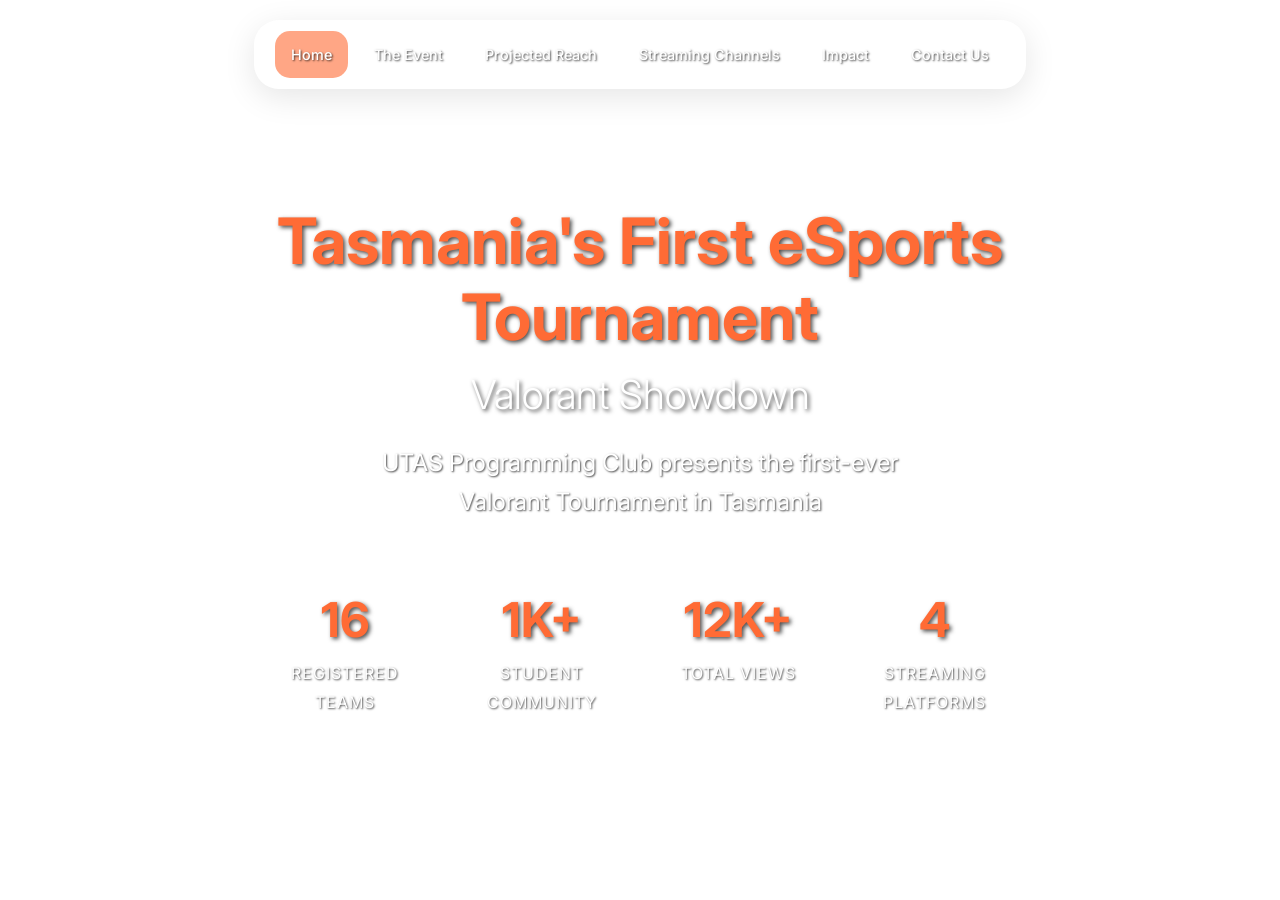
<file: index.html>
<!DOCTYPE html>
<html lang="en">
<head>
    <meta charset="UTF-8">
    <meta name="viewport" content="width=device-width, initial-scale=1.0">
    <title>UTAS Programming Club - Valorant Tournament 2024</title>
    
    <!-- Font Awesome -->
    <link rel="stylesheet" href="https://cdnjs.cloudflare.com/ajax/libs/font-awesome/6.0.0/css/all.min.css">
    <!-- Google Fonts -->
    <link href="https://fonts.googleapis.com/css2?family=Inter:wght@300;400;500;600;700&display=swap" rel="stylesheet">
    <!-- Custom CSS -->
    <link rel="stylesheet" href="styles.css">
</head>
<body>

    <!-- Navigation -->
    <nav class="nav">
        <a href="index.html" class="active">Home</a>
        <a href="the-event.html">The Event</a>
        <a href="projected-reach.html">Projected Reach</a>
        <a href="streaming-channels.html">Streaming Channels</a>
        <a href="impact.html">Impact</a>
        <a href="contact-us.html">Contact Us</a>
    </nav>

    <!-- Slide 1: Title Slide -->
    <section class="slide active" data-slide="1">

        <div class="video-background">
            <iframe 
                src="https://www.youtube.com/embed/8OgcHAv6Jvk?autoplay=1&mute=1&loop=1&playlist=8OgcHAv6Jvk"
                frameborder="0"
                allow="autoplay; encrypted-media"
                allowfullscreen
                style="width:100vw; height:100vh; position:absolute; top:0; left:0; z-index:-1;">
            </iframe>
        </div>
        

        <div class="hero">
            <div class="hero-background"></div>
            <div class="hero-overlay"></div>
            
            <div class="hero-content">
                <h1 class="hero-title">
                    <span class="highlight">Tasmania's First eSports Tournament</span>
                    <span class="subtitle">Valorant Showdown</span>
                </h1>
                <p class="hero-description">
                    UTAS Programming Club presents the first-ever Valorant Tournament in Tasmania
                </p>
                
                
                <div class="hero-stats">
                    <div class="stat-item">
                        <span class="stat-number">16</span>
                        <span class="stat-label">Registered Teams</span>
                    </div>
                    <div class="stat-item">
                        <span class="stat-number">1K+</span>
                        <span class="stat-label">Student Community</span>
                    </div>
                    <div class="stat-item">
                        <span class="stat-number">12K+</span>
                        <span class="stat-label">Total Views</span>
                    </div>
                    <div class="stat-item">
                        <span class="stat-number">4</span>
                        <span class="stat-label">Streaming Platforms</span>
                    </div>
                </div>
                
            </div>
        </div>
    </section>

</body>
</html>
</file>
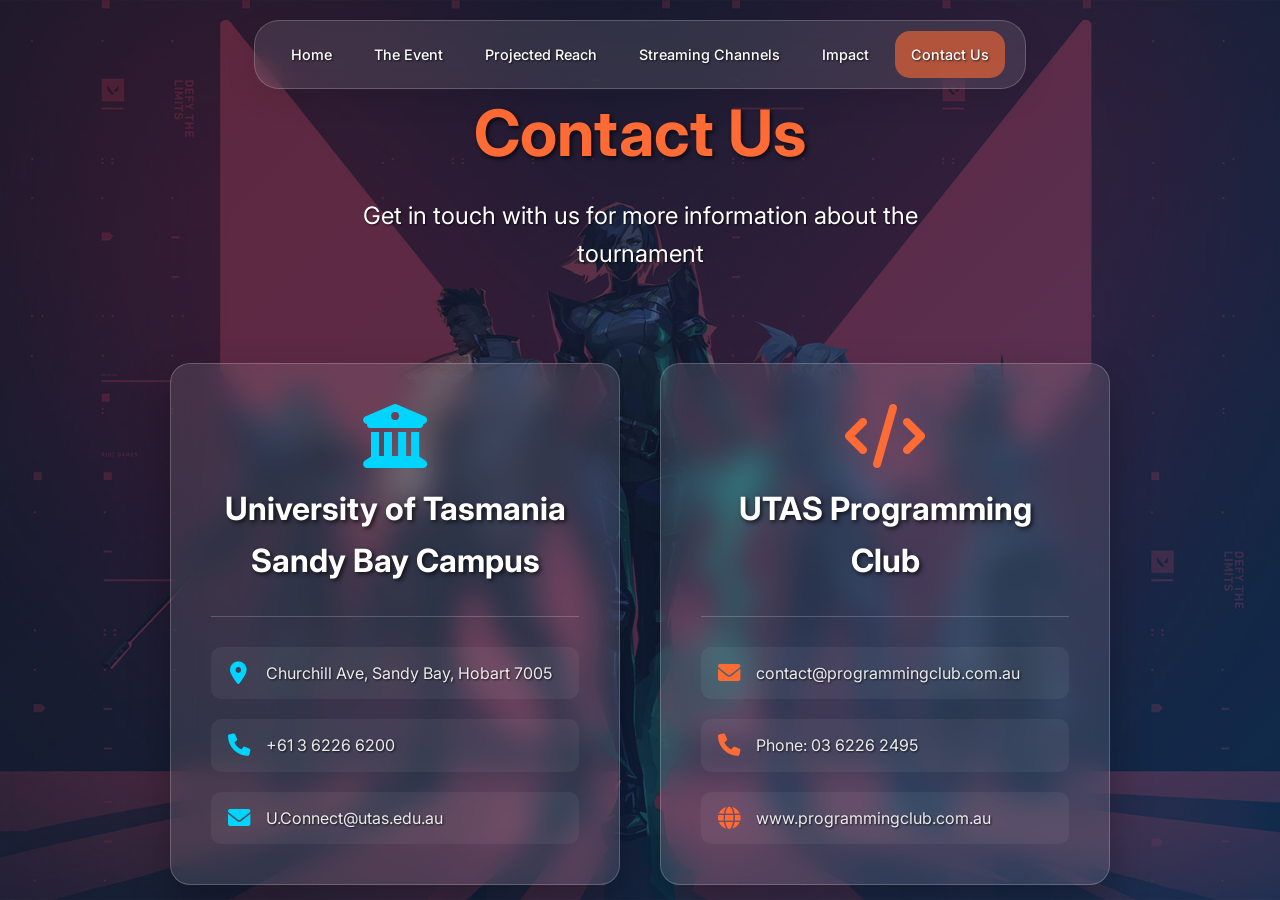
<file: contact-us.html>
<!DOCTYPE html>
<html lang="en">
<head>
    <meta charset="UTF-8">
    <meta name="viewport" content="width=device-width, initial-scale=1.0">
    <title>Contact Us - UTAS Valorant Tournament 2024</title>
    
    <!-- Font Awesome -->
    <link rel="stylesheet" href="https://cdnjs.cloudflare.com/ajax/libs/font-awesome/6.0.0/css/all.min.css">
    <!-- Google Fonts -->
    <link href="https://fonts.googleapis.com/css2?family=Inter:wght@300;400;500;600;700&display=swap" rel="stylesheet">
    <!-- Custom CSS -->
    <link rel="stylesheet" href="styles.css">
</head>
<body>

    <!-- Navigation -->
    <nav class="nav">
        <a href="index.html">Home</a>
        <a href="the-event.html">The Event</a>
        <a href="projected-reach.html">Projected Reach</a>
        <a href="streaming-channels.html">Streaming Channels</a>
        <a href="impact.html">Impact</a>
        <a href="contact-us.html" class="active">Contact Us</a>
    </nav>

    <!-- Contact Us Page -->
    <section class="slide active" data-slide="1">

        <!-- Static Background -->
        <div class="event-background"></div>

        <div class="hero">
            <div class="hero-background"></div>
            <div class="hero-overlay"></div>
            
            <div class="hero-content">
                <h1 class="hero-title">
                    <span class="highlight">Contact Us</span>
                </h1>
                <p class="hero-description">
                    Get in touch with us for more information about the tournament
                </p>
                
                <!-- Contact Cards -->
                <div class="contact-cards">
                    <!-- University Information -->
                    <div class="contact-card university-card">
                        <div class="contact-header">
                            <div class="contact-icon">
                                <i class="fas fa-university"></i>
                            </div>
                            <h3>University of Tasmania Sandy Bay Campus</h3>
                        </div>
                        <div class="contact-info">
                            <div class="contact-item">
                                <i class="fas fa-map-marker-alt"></i>
                                <span>Churchill Ave, Sandy Bay, Hobart 7005</span>
                            </div>
                            <div class="contact-item">
                                <i class="fas fa-phone"></i>
                                <span>+61 3 6226 6200</span>
                            </div>
                            <div class="contact-item">
                                <i class="fas fa-envelope"></i>
                                <span>U.Connect@utas.edu.au</span>
                            </div>
                        </div>
                    </div>

                    <!-- Programming Club Information -->
                    <div class="contact-card club-card">
                        <div class="contact-header">
                            <div class="contact-icon">
                                <i class="fas fa-code"></i>
                            </div>
                            <h3>UTAS Programming Club</h3>
                        </div>
                        <div class="contact-info">
                            <div class="contact-item">
                                <i class="fas fa-envelope"></i>
                                <span>contact@programmingclub.com.au</span>
                            </div>
                            <div class="contact-item">
                                <i class="fas fa-phone"></i>
                                <span>Phone: 03 6226 2495</span>
                            </div>
                            <div class="contact-item">
                                <i class="fas fa-globe"></i>
                                <span>www.programmingclub.com.au</span>
                            </div>
                        </div>
                    </div>
                </div>
                
            </div>
        </div>
    </section>

</body>
</html>
</file>
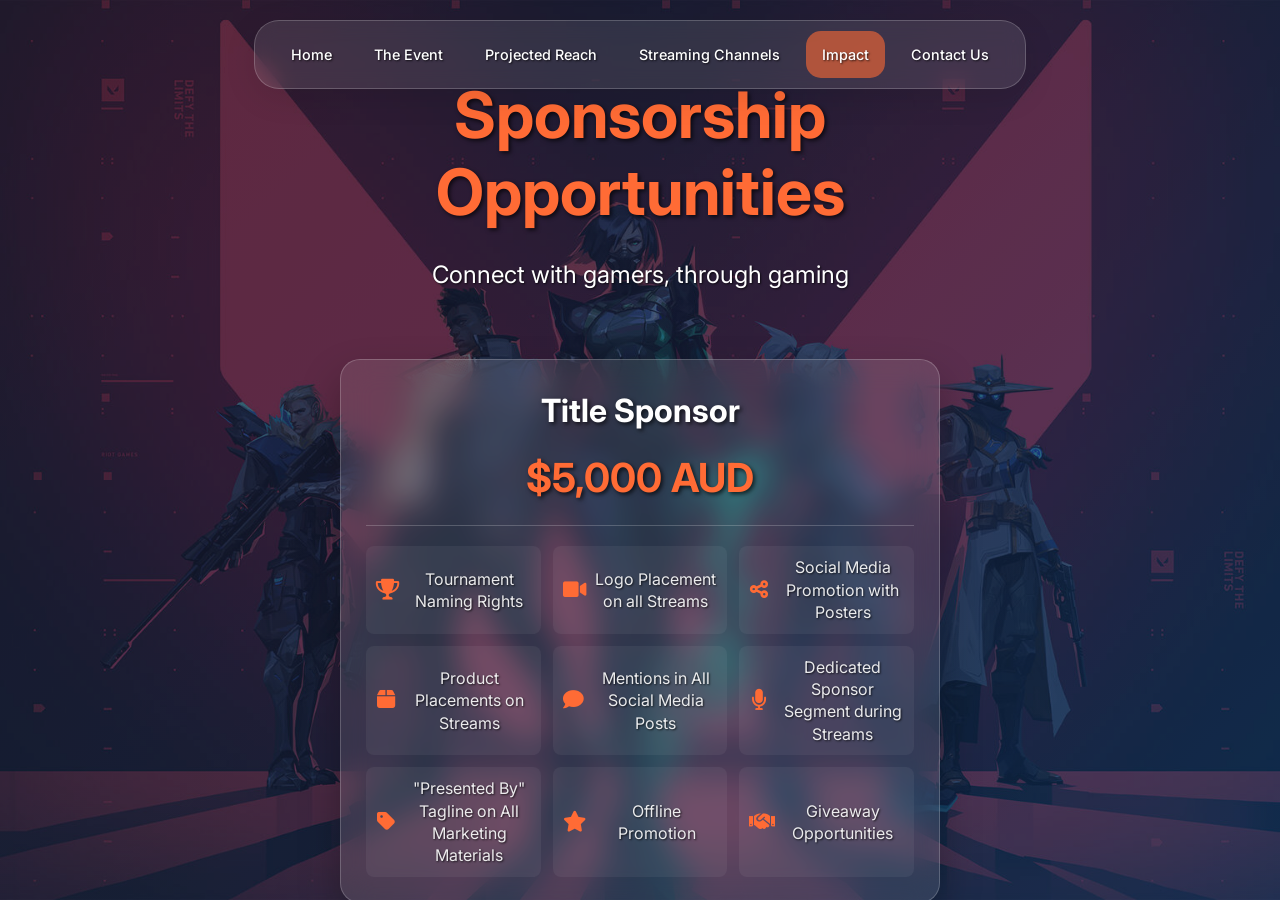
<file: impact.html>
<!DOCTYPE html>
<html lang="en">
<head>
    <meta charset="UTF-8">
    <meta name="viewport" content="width=device-width, initial-scale=1.0">
    <title>Impact - UTAS Valorant Tournament 2024</title>
    
    <!-- Font Awesome -->
    <link rel="stylesheet" href="https://cdnjs.cloudflare.com/ajax/libs/font-awesome/6.0.0/css/all.min.css">
    <!-- Google Fonts -->
    <link href="https://fonts.googleapis.com/css2?family=Inter:wght@300;400;500;600;700&display=swap" rel="stylesheet">
    <!-- Custom CSS -->
    <link rel="stylesheet" href="styles.css">
</head>
<body>

    <!-- Navigation -->
    <nav class="nav">
        <a href="index.html">Home</a>
        <a href="the-event.html">The Event</a>
        <a href="projected-reach.html">Projected Reach</a>
        <a href="streaming-channels.html">Streaming Channels</a>
        <a href="impact.html" class="active">Impact</a>
        <a href="contact-us.html">Contact Us</a>
    </nav>

    <!-- Impact Page -->
    <section class="slide active" data-slide="1">

        <!-- Static Background -->
        <div class="event-background"></div>

        <div class="hero">
            <div class="hero-background"></div>
            <div class="hero-overlay"></div>
            
            <div class="hero-content">
                <h1 class="hero-title">
                    <span class="highlight">Sponsorship Opportunities</span>
                </h1>
                <p class="hero-description">
                    Connect with gamers, through gaming
                </p>
                
                <!-- Sponsor Card -->
                <div class="sponsor-cards">
                    <div class="sponsor-card title-sponsor">
                        <div class="sponsor-header">
                            <h3>Title Sponsor</h3>
                            <div class="sponsor-price">$5,000 AUD</div>
                        </div>
                        <div class="sponsor-benefits">
                            <div class="benefit-item">
                                <i class="fas fa-trophy"></i>
                                <span>Tournament Naming Rights</span>
                            </div>
                            <div class="benefit-item">
                                <i class="fas fa-video"></i>
                                <span>Logo Placement on all Streams</span>
                            </div>
                            <div class="benefit-item">
                                <i class="fas fa-share-alt"></i>
                                <span>Social Media Promotion with Posters</span>
                            </div>
                            <div class="benefit-item">
                                <i class="fas fa-box"></i>
                                <span>Product Placements on Streams</span>
                            </div>
                            <div class="benefit-item">
                                <i class="fas fa-comment"></i>
                                <span>Mentions in All Social Media Posts</span>
                            </div>
                            <div class="benefit-item">
                                <i class="fas fa-microphone"></i>
                                <span>Dedicated Sponsor Segment during Streams</span>
                            </div>
                            <div class="benefit-item">
                                <i class="fas fa-tag"></i>
                                <span>"Presented By" Tagline on All Marketing Materials</span>
                            </div>
                            <div class="benefit-item">
                                <i class="fas fa-star"></i>
                                <span>Offline Promotion</span>
                            </div>
                            <div class="benefit-item">
                                <i class="fas fa-handshake"></i>
                                <span>Giveaway Opportunities</span>
                            </div>
                        </div>
                    </div>
                </div>
                
            </div>
        </div>
    </section>

</body>
</html>
</file>
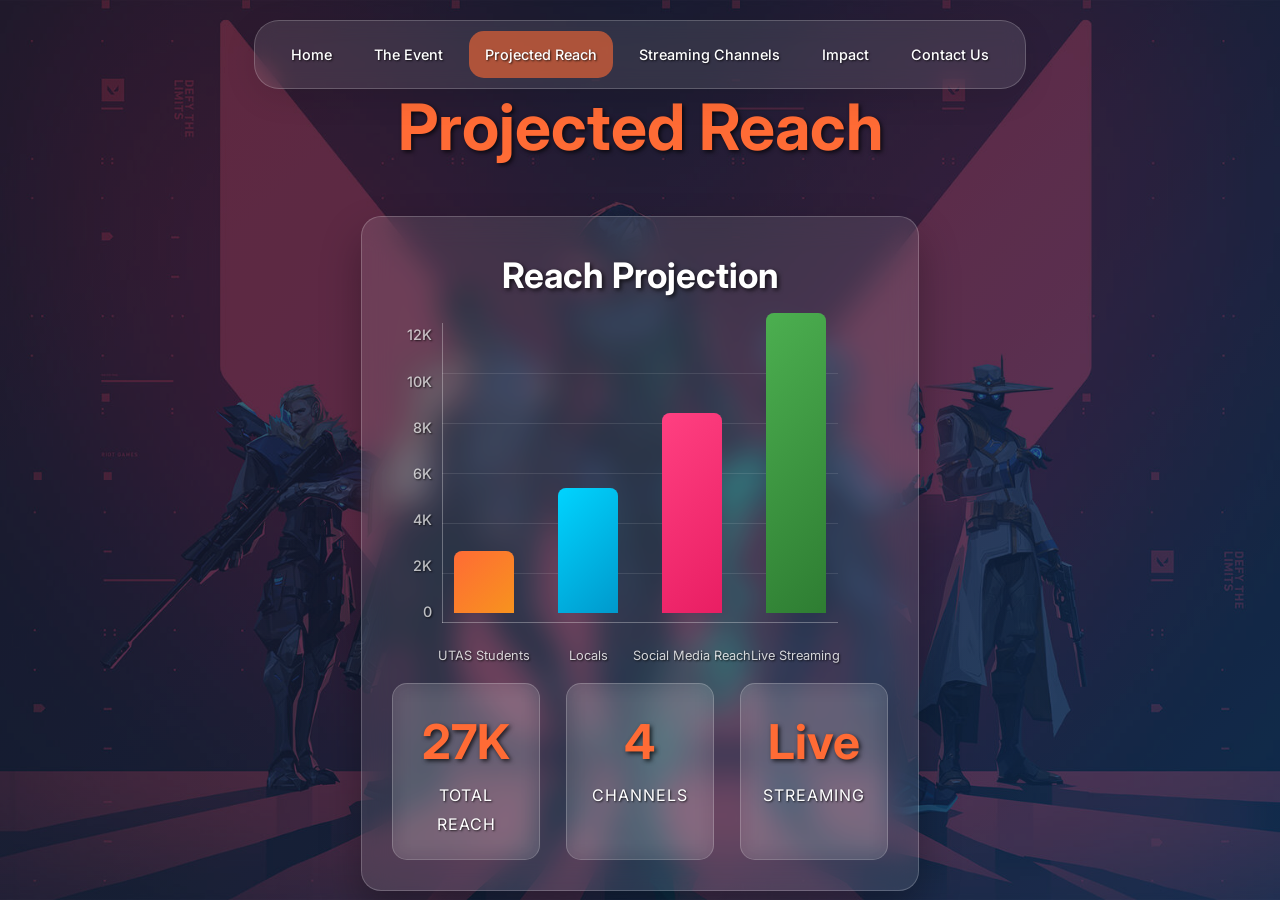
<file: projected-reach.html>
<!DOCTYPE html>
<html lang="en">
<head>
    <meta charset="UTF-8">
    <meta name="viewport" content="width=device-width, initial-scale=1.0">
    <title>Projected Reach - UTAS Valorant Tournament 2024</title>
    
    <!-- Font Awesome -->
    <link rel="stylesheet" href="https://cdnjs.cloudflare.com/ajax/libs/font-awesome/6.0.0/css/all.min.css">
    <!-- Google Fonts -->
    <link href="https://fonts.googleapis.com/css2?family=Inter:wght@300;400;500;600;700&display=swap" rel="stylesheet">
    <!-- Custom CSS -->
    <link rel="stylesheet" href="styles.css">
</head>
<body>

    <!-- Navigation -->
    <nav class="nav">
        <a href="index.html">Home</a>
        <a href="the-event.html">The Event</a>
        <a href="projected-reach.html" class="active">Projected Reach</a>
        <a href="streaming-channels.html">Streaming Channels</a>
        <a href="impact.html">Impact</a>
        <a href="contact-us.html">Contact Us</a>
    </nav>

    <!-- Projected Reach Page -->
    <section class="slide active" data-slide="1">

        <!-- Static Background -->
        <div class="event-background"></div>

        <div class="hero">
            <div class="hero-background"></div>
            <div class="hero-overlay"></div>
            
            <div class="hero-content">
                <h1 class="hero-title">
                    <span class="highlight">Projected Reach</span>
                </h1>
                
                <!-- Graph Card -->
                <div class="graph-card">
                    <div class="graph-header">
                        <h3>Reach Projection</h3>
                    </div>
                    
                    <div class="graph-container">
                        <div class="graph">
                            <!-- Y-axis labels -->
                            <div class="y-axis">
                                <div class="y-label">12K</div>
                                <div class="y-label">10K</div>
                                <div class="y-label">8K</div>
                                <div class="y-label">6K</div>
                                <div class="y-label">4K</div>
                                <div class="y-label">2K</div>
                                <div class="y-label">0</div>
                            </div>
                            
                            <!-- Graph bars -->
                            <div class="graph-bars">
                                <div class="bar-container">
                                    <div class="bar utas-students" data-value="2500">
                                        <div class="bar-fill"></div>
                                        <div class="bar-value">2.5K</div>
                                    </div>
                                    <div class="bar-label">UTAS Students</div>
                                </div>
                                
                                <div class="bar-container">
                                    <div class="bar tasmanian-locals" data-value="5000">
                                        <div class="bar-fill"></div>
                                        <div class="bar-value">5K</div>
                                    </div>
                                    <div class="bar-label">Locals</div>
                                </div>
                                
                                <div class="bar-container">
                                    <div class="bar social-media" data-value="8000">
                                        <div class="bar-fill"></div>
                                        <div class="bar-value">8K</div>
                                    </div>
                                    <div class="bar-label">Social Media Reach</div>
                                </div>
                                
                                <div class="bar-container">
                                    <div class="bar live-streaming" data-value="12000">
                                        <div class="bar-fill"></div>
                                        <div class="bar-value">12K</div>
                                    </div>
                                    <div class="bar-label">Live Streaming</div>
                                </div>
                            </div>
                        </div>
                    </div>
                    
                    <div class="graph-stats">
                        <div class="stat-item">
                            <span class="stat-number">27K</span>
                            <span class="stat-label">Total Reach</span>
                        </div>
                        <div class="stat-item">
                            <span class="stat-number">4</span>
                            <span class="stat-label">Channels</span>
                        </div>
                        <div class="stat-item">
                            <span class="stat-number">Live</span>
                            <span class="stat-label">Streaming</span>
                        </div>
                    </div>
                </div>
                
            </div>
        </div>
    </section>

</body>
</html>
</file>
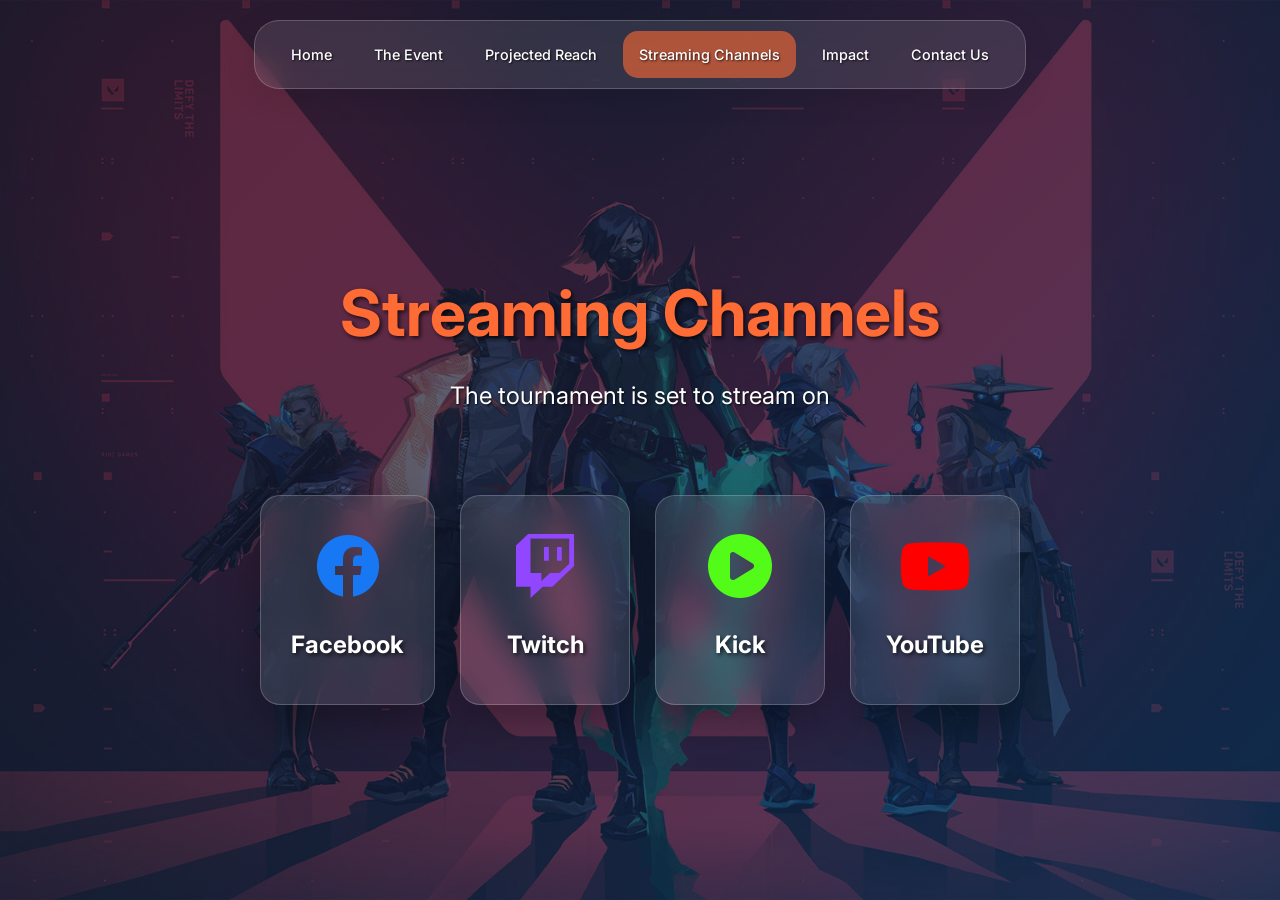
<file: streaming-channels.html>
<!DOCTYPE html>
<html lang="en">
<head>
    <meta charset="UTF-8">
    <meta name="viewport" content="width=device-width, initial-scale=1.0">
    <title>Streaming Channels - UTAS Valorant Tournament 2024</title>
    
    <!-- Font Awesome -->
    <link rel="stylesheet" href="https://cdnjs.cloudflare.com/ajax/libs/font-awesome/6.0.0/css/all.min.css">
    <!-- Google Fonts -->
    <link href="https://fonts.googleapis.com/css2?family=Inter:wght@300;400;500;600;700&display=swap" rel="stylesheet">
    <!-- Custom CSS -->
    <link rel="stylesheet" href="styles.css">
</head>
<body>

    <!-- Navigation -->
    <nav class="nav">
        <a href="index.html">Home</a>
        <a href="the-event.html">The Event</a>
        <a href="projected-reach.html">Projected Reach</a>
        <a href="streaming-channels.html" class="active">Streaming Channels</a>
        <a href="impact.html">Impact</a>
        <a href="contact-us.html">Contact Us</a>
    </nav>

    <!-- Streaming Channels Page -->
    <section class="slide active" data-slide="1">

        <!-- Static Background -->
        <div class="event-background"></div>

        <div class="hero">
            <div class="hero-background"></div>
            <div class="hero-overlay"></div>
            
            <div class="hero-content">
                <h1 class="hero-title">
                    <span class="highlight">Streaming Channels</span>
                </h1>
                <p class="hero-description">
                    The tournament is set to stream on
                </p>
                
                <!-- Streaming Cards -->
                <div class="streaming-cards">
                    <div class="streaming-card facebook">
                        <div class="streaming-logo">
                            <i class="fab fa-facebook"></i>
                        </div>
                        <h3>Facebook</h3>
                    </div>
                    
                    <div class="streaming-card twitch">
                        <div class="streaming-logo">
                            <i class="fab fa-twitch"></i>
                        </div>
                        <h3>Twitch</h3>
                    </div>
                    
                    <div class="streaming-card kick">
                        <div class="streaming-logo">
                            <i class="fas fa-play-circle"></i>
                        </div>
                        <h3>Kick</h3>
                    </div>
                    
                    <div class="streaming-card youtube">
                        <div class="streaming-logo">
                            <i class="fab fa-youtube"></i>
                        </div>
                        <h3>YouTube</h3>
                    </div>
                </div>
                
            </div>
        </div>
    </section>

</body>
</html>
</file>
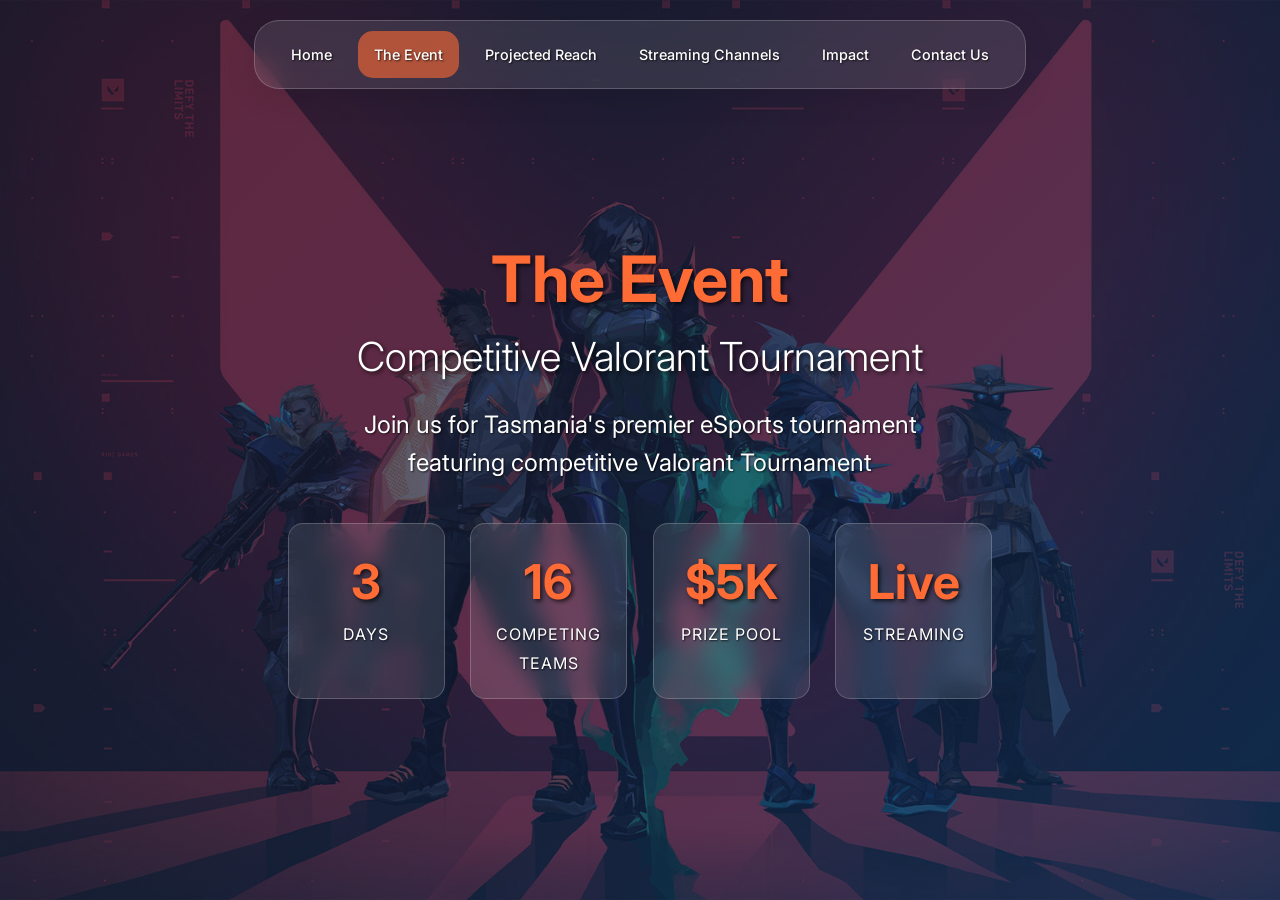
<file: the-event.html>
<!DOCTYPE html>
<html lang="en">
<head>
    <meta charset="UTF-8">
    <meta name="viewport" content="width=device-width, initial-scale=1.0">
    <title>The Event - UTAS Valorant Tournament 2024</title>
    
    <!-- Font Awesome -->
    <link rel="stylesheet" href="https://cdnjs.cloudflare.com/ajax/libs/font-awesome/6.0.0/css/all.min.css">
    <!-- Google Fonts -->
    <link href="https://fonts.googleapis.com/css2?family=Inter:wght@300;400;500;600;700&display=swap" rel="stylesheet">
    <!-- Custom CSS -->
    <link rel="stylesheet" href="styles.css">
</head>
<body>

    <!-- Navigation -->
    <nav class="nav">
        <a href="index.html">Home</a>
        <a href="the-event.html" class="active">The Event</a>
        <a href="projected-reach.html">Projected Reach</a>
        <a href="streaming-channels.html">Streaming Channels</a>
        <a href="impact.html">Impact</a>
        <a href="contact-us.html">Contact Us</a>
    </nav>

    <!-- The Event Page -->
    <section class="slide active" data-slide="1">

        <!-- Static Background -->
        <div class="event-background"></div>

        <div class="hero">
            <div class="hero-background"></div>
            <div class="hero-overlay"></div>
            
            <div class="hero-content">
                <h1 class="hero-title">
                    <span class="highlight">The Event</span>
                    <span class="subtitle">Competitive Valorant Tournament</span>
                </h1>
                <p class="hero-description">
                    Join us for Tasmania's premier eSports tournament featuring competitive Valorant Tournament
                </p>
                
                <div class="hero-stats">
                    <div class="stat-item">
                        <span class="stat-number">3</span>
                        <span class="stat-label">Days</span>
                    </div>
                    <div class="stat-item">
                        <span class="stat-number">16</span>
                        <span class="stat-label">Competing Teams</span>
                    </div>
                    <div class="stat-item">
                        <span class="stat-number">$5K</span>
                        <span class="stat-label">Prize Pool</span>
                    </div>
                    <div class="stat-item">
                        <span class="stat-number">Live</span>
                        <span class="stat-label">Streaming</span>
                    </div>
                </div>
                
            </div>
        </div>
    </section>

</body>
</html>
</file>
<file: styles.css>
/* Custom CSS Variables */
:root {
    --primary-color: #ff6b35;
    --secondary-color: #f7931e;
    --dark-bg: #1a1a2e;
    --darker-bg: #16213e;
    --light-bg: #f8f9fa;
    --text-muted: #6c757d;
    --white: #ffffff;
    --black: #000000;
}

/* Reset and Base Styles */
* {
    margin: 0;
    padding: 0;
    box-sizing: border-box;
    -webkit-font-smoothing: antialiased;
    -moz-osx-font-smoothing: grayscale;
}

body {
    font-family: 'Inter', sans-serif;
    line-height: 1.6;
    color: #333;
    overflow: hidden;
    margin: 0;
    padding: 0;
    -webkit-transform: translateZ(0);
    transform: translateZ(0);
    -webkit-backface-visibility: hidden;
    backface-visibility: hidden;
    -webkit-perspective: 1000;
    perspective: 1000;
    font-size: clamp(14px, 2.5vw, 18px);
}

/* Video Background */
#backgroundVideo {
    position: fixed;
    top: 0;
    left: 0;
    width: 100%;
    height: 100%;
    object-fit: cover;
    z-index: -5;
    opacity: 0.6;
    min-width: 100%;
    min-height: 100%;
}

/* Event Page Static Background */
.event-background {
    position: fixed;
    top: 0;
    left: 0;
    width: 100%;
    height: 100%;
    background: linear-gradient(135deg, #1a1a2e 0%, #16213e 50%, #0f3460 100%);
    z-index: -5;
}

.event-background::before {
    content: '';
    position: absolute;
    top: 0;
    left: 0;
    width: 100%;
    height: 100%;
    background: url('valorant_poster.jpg') center/cover;
    opacity: 0.3;
    z-index: -1;
}


/* Fallback background for when video is not available */
body::before {
    content: '';
    position: fixed;
    top: 0;
    left: 0;
    width: 100%;
    height: 100%;
    background: linear-gradient(135deg, rgba(0, 0, 0, 0.4) 0%, rgba(0, 0, 0, 0.6) 100%), url('valorant_poster.jpg');
    background-size: cover;
    background-position: center;
    background-attachment: fixed;
    background-repeat: no-repeat;
    z-index: -11;
    opacity: 0.3;
    display: none;
    /* Hidden by default, shown when video fails */
}

/* Show fallback when video is not supported or fails */
.no-video body::before {
    display: block;
}

/* Single Page Layout */
.slide {
    position: relative;
    width: 100%;
    height: 100vh;
    opacity: 1;
    visibility: visible;
    transform: none;
    z-index: 1;
    overflow-y: auto;
}

.slide.active {
    opacity: 1;
    visibility: visible;
    transform: none;
    z-index: 2;
}

/* Navigation */
.nav {
    position: fixed;
    top: 20px;
    left: 50%;
    transform: translateX(-50%);
    z-index: 1000;
    display: flex;
    flex-direction: row;
    gap: 10px;
    background: rgba(255, 255, 255, 0.1);
    backdrop-filter: blur(10px);
    border-radius: 25px;
    padding: 10px 20px;
    border: 1px solid rgba(255, 255, 255, 0.2);
    box-shadow: 0 8px 32px rgba(0, 0, 0, 0.1);
}

.nav a {
    color: #ffffff;
    text-decoration: none;
    font-weight: 500;
    font-size: 0.9rem;
    padding: 12px 16px;
    border-radius: 15px;
    transition: all 0.3s ease;
    text-shadow: 1px 1px 2px rgba(0, 0, 0, 0.7);
    text-align: center;
    white-space: nowrap;
}

.nav a:hover {
    background: rgba(255, 107, 53, 0.8);
    transform: translateY(-2px);
    box-shadow: 0 4px 15px rgba(255, 107, 53, 0.3);
}

.nav a.active {
    background: rgba(255, 107, 53, 0.6);
    color: #ffffff;
}

/* Container */
.container {
    max-width: min(1200px, 95vw);
    margin: 0 auto;
    padding: 0 clamp(10px, 3vw, 30px);
}

/* Hero Section */
.hero {
    height: 100vh;
    position: relative;
    display: flex;
    align-items: center;
    justify-content: center;
    text-align: center;
    color: #333;
    overflow: hidden;
    padding-top: 80px;
}

.hero-background {
    position: absolute;
    top: 0;
    left: 0;
    width: 100%;
    height: 120%;
    background: transparent;
    z-index: -2;
    transform: translateZ(0);
    will-change: transform;
}

.hero-overlay {
    position: absolute;
    top: 0;
    left: 0;
    width: 100%;
    height: 100%;
    background: transparent;
    z-index: -1;
}

.hero-content {
    max-width: 800px;
    padding: 0 20px;
    display: flex;
    flex-direction: column;
    align-items: center;
    justify-content: center;
    text-align: center;
}

.hero-title {
    font-size: clamp(2.5rem, 8vw, 4rem);
    font-weight: 700;
    margin-bottom: clamp(15px, 3vw, 25px);
    line-height: 1.2;
    color: #ffffff;
    text-shadow: 2px 2px 4px rgba(0, 0, 0, 0.7);
}

.highlight {
    color: #ff6b35;
    display: block;
    text-shadow: 2px 2px 4px rgba(0, 0, 0, 0.7);
}

.tasmania-highlight {
    color: #00d4ff;
    font-weight: 600;
    text-shadow: 2px 2px 4px rgba(0, 0, 0, 0.7);
}

.subtitle {
    font-size: clamp(1.8rem, 5vw, 2.5rem);
    font-weight: 300;
    display: block;
    margin-top: clamp(8px, 2vw, 15px);
    color: #ffffff;
    text-shadow: 2px 2px 4px rgba(0, 0, 0, 0.7);
}

.hero-description {
    font-size: clamp(1.1rem, 3vw, 1.5rem);
    margin-bottom: clamp(25px, 5vw, 40px);
    color: #ffffff;
    max-width: min(600px, 90vw);
    margin-left: auto;
    margin-right: auto;
    text-shadow: 1px 1px 2px rgba(0, 0, 0, 0.7);
}

.hero-stats {
    display: flex;
    justify-content: center;
    gap: clamp(15px, 2vw, 40px);
    margin-bottom: clamp(25px, 5vw, 40px);
    flex-wrap: nowrap;
}

.stat-item {
    text-align: center;
    background: rgba(255, 255, 255, 0.1);
    backdrop-filter: blur(10px);
    border-radius: 15px;
    padding: clamp(12px, 2vw, 20px);
    border: 1px solid rgba(255, 255, 255, 0.2);
    transition: all 0.3s ease;
    flex: 1;
    max-width: clamp(140px, 18vw, 200px);
    min-width: clamp(100px, 12vw, 140px);
}

.stat-item:hover {
    transform: translateY(-5px);
    background: rgba(255, 255, 255, 0.15);
    box-shadow: 0 10px 30px rgba(0, 0, 0, 0.3);
}

.stat-number {
    display: block;
    font-size: clamp(2rem, 5vw, 3rem);
    font-weight: 700;
    color: #ff6b35;
    text-shadow: 2px 2px 4px rgba(0, 0, 0, 0.7);
}

.stat-label {
    font-size: clamp(0.8rem, 2vw, 1rem);
    color: #ffffff;
    text-transform: uppercase;
    letter-spacing: 1px;
    text-shadow: 1px 1px 2px rgba(0, 0, 0, 0.7);
}

.hero-buttons {
    display: flex;
    gap: 20px;
    justify-content: center;
    flex-wrap: wrap;
}

/* Buttons */
.btn {
    padding: 15px 30px;
    border: none;
    border-radius: 50px;
    font-weight: 600;
    text-decoration: none;
    transition: all 0.3s ease;
    cursor: pointer;
    display: inline-block;
    font-size: 1.1rem;
    text-align: center;
}

.btn-primary {
    background: #333;
    color: white;
    box-shadow: 0 4px 15px rgba(0, 0, 0, 0.2);
}

.btn-primary:hover {
    transform: translateY(-2px);
    box-shadow: 0 6px 20px rgba(0, 0, 0, 0.3);
}

.btn-secondary {
    background: transparent;
    color: #333;
    border: 2px solid #333;
}

.btn-secondary:hover {
    background: #333;
    color: white;
    transform: translateY(-2px);
}

/* Desktop Focus - No Mobile Support */

/* Animation Classes */
.fade-in-up {
    animation: fadeInUp 0.6s ease forwards;
}

@keyframes fadeInUp {
    from {
        opacity: 0;
        transform: translateY(30px);
    }

    to {
        opacity: 1;
        transform: translateY(0);
    }
}

/* Graph Card Styles */
.graph-card {
    background: rgba(255, 255, 255, 0.1);
    backdrop-filter: blur(15px);
    border-radius: 20px;
    padding: clamp(15px, 3vw, 30px);
    border: 1px solid rgba(255, 255, 255, 0.2);
    box-shadow: 0 20px 40px rgba(0, 0, 0, 0.3);
    margin-top: clamp(15px, 3vw, 25px);
    max-width: min(1400px, 98vw);
    width: 100%;
}

.graph-header {
    text-align: center;
    margin-bottom: clamp(15px, 3vw, 20px);
}

.graph-header h3 {
    font-size: clamp(1.5rem, 4vw, 2.2rem);
    color: #ffffff;
    margin-bottom: 10px;
    text-shadow: 2px 2px 4px rgba(0, 0, 0, 0.7);
}

.graph-header p {
    color: rgba(255, 255, 255, 0.8);
    font-size: clamp(1rem, 2.5vw, 1.2rem);
    text-shadow: 1px 1px 2px rgba(0, 0, 0, 0.7);
}

.graph-container {
    position: relative;
    margin: 20px 0 60px 0;
}

.graph-container::before {
    content: '';
    position: absolute;
    left: 50px;
    right: 50px;
    top: 0;
    bottom: 0;
    background-image:
        linear-gradient(to right, rgba(255, 255, 255, 0.1) 0%, rgba(255, 255, 255, 0.1) 100%),
        linear-gradient(to right, rgba(255, 255, 255, 0.1) 0%, rgba(255, 255, 255, 0.1) 100%),
        linear-gradient(to right, rgba(255, 255, 255, 0.1) 0%, rgba(255, 255, 255, 0.1) 100%),
        linear-gradient(to right, rgba(255, 255, 255, 0.1) 0%, rgba(255, 255, 255, 0.1) 100%),
        linear-gradient(to right, rgba(255, 255, 255, 0.1) 0%, rgba(255, 255, 255, 0.1) 100%);
    background-size: 100% 1px;
    background-position:
        0 50px,
        /* 2K line */
        0 100px,
        /* 4K line */
        0 150px,
        /* 6K line */
        0 200px,
        /* 8K line */
        0 250px;
    /* 10K line */
    background-repeat: no-repeat;
    z-index: 0;
}


.graph {
    display: flex;
    align-items: end;
    justify-content: space-between;
    height: 300px;
    position: relative;
    padding-left: 50px;
    padding-right: 50px;
    background: linear-gradient(to right, transparent 0%, transparent 100%);
}

.graph::before {
    content: '';
    position: absolute;
    left: 50px;
    top: 0;
    bottom: 0;
    width: 1px;
    background: rgba(255, 255, 255, 0.3);
    z-index: 1;
}

.graph::after {
    content: '';
    position: absolute;
    left: 50px;
    right: 50px;
    bottom: 0;
    height: 1px;
    background: rgba(255, 255, 255, 0.3);
    z-index: 1;
}

.y-axis {
    position: absolute;
    left: 0;
    top: 0;
    height: 100%;
    display: flex;
    flex-direction: column;
    justify-content: space-between;
    width: 40px;
}

.y-label {
    color: rgba(255, 255, 255, 0.7);
    font-size: 0.9rem;
    font-weight: 500;
    text-align: right;
    text-shadow: 1px 1px 2px rgba(0, 0, 0, 0.7);
}

.graph-bars {
    display: flex;
    align-items: end;
    justify-content: space-between;
    width: 100%;
    height: 100%;
    gap: 20px;
    position: relative;
    z-index: 2;
}

.bar-container {
    display: flex;
    flex-direction: column;
    align-items: center;
    flex: 1;
    max-width: 120px;
    position: relative;
}

.bar {
    position: relative;
    width: 60px;
    background: rgba(255, 255, 255, 0.1);
    border-radius: 8px 8px 0 0;
    transition: all 0.3s ease;
    cursor: pointer;
    margin-bottom: 10px;
    z-index: 2;
}

.bar:hover {
    transform: translateY(-5px);
    box-shadow: 0 10px 20px rgba(0, 0, 0, 0.3);
}

.bar-fill {
    border-radius: 8px 8px 0 0;
    transition: all 0.8s ease;
    position: relative;
    overflow: hidden;
}

.utas-students {
    height: 62.5px;
    /* 2500/12000 * 300px */
}

.utas-students .bar-fill {
    background: linear-gradient(135deg, #ff6b35, #f7931e);
    height: 100%;
}

.tasmanian-locals {
    height: 125px;
    /* 5000/12000 * 300px */
}

.tasmanian-locals .bar-fill {
    background: linear-gradient(135deg, #00d4ff, #0099cc);
    height: 100%;
}

.social-media {
    height: 200px;
    /* 8000/12000 * 300px */
}

.social-media .bar-fill {
    background: linear-gradient(135deg, #ff4081, #e91e63);
    height: 100%;
}

.live-streaming {
    height: 300px;
    /* 12000/12000 * 300px */
}

.live-streaming .bar-fill {
    background: linear-gradient(135deg, #4caf50, #2e7d32);
    height: 100%;
}

.bar-value {
    position: absolute;
    top: -30px;
    left: 50%;
    transform: translateX(-50%);
    color: #ffffff;
    font-weight: 600;
    font-size: 0.9rem;
    text-shadow: 1px 1px 2px rgba(0, 0, 0, 0.7);
    opacity: 0;
    transition: opacity 0.3s ease;
}

.bar:hover .bar-value {
    opacity: 1;
}

.bar-label {
    color: rgba(255, 255, 255, 0.8);
    font-size: 0.8rem;
    text-align: center;
    margin-top: 15px;
    text-shadow: 1px 1px 2px rgba(0, 0, 0, 0.7);
    line-height: 1.2;
    position: absolute;
    bottom: -40px;
    left: 50%;
    transform: translateX(-50%);
    white-space: nowrap;
}

.graph-stats {
    display: flex;
    justify-content: center;
    gap: clamp(15px, 2vw, 40px);
    margin-top: clamp(20px, 4vw, 30px);
    flex-wrap: wrap;
}


/* Streaming Cards Styles */
.streaming-cards {
    display: grid;
    grid-template-columns: repeat(4, 1fr);
    gap: clamp(15px, 3vw, 25px);
    margin-top: clamp(20px, 4vw, 40px);
    max-width: min(1000px, 95vw);
    width: 100%;
}

.streaming-card {
    background: rgba(255, 255, 255, 0.1);
    backdrop-filter: blur(15px);
    border-radius: 20px;
    padding: clamp(20px, 4vw, 30px);
    border: 1px solid rgba(255, 255, 255, 0.2);
    box-shadow: 0 20px 40px rgba(0, 0, 0, 0.3);
    text-align: center;
    transition: all 0.3s ease;
    cursor: pointer;
}

.streaming-card:hover {
    transform: translateY(-10px);
    box-shadow: 0 30px 60px rgba(0, 0, 0, 0.4);
    background: rgba(255, 255, 255, 0.15);
}

.streaming-logo {
    font-size: clamp(3rem, 8vw, 4rem);
    margin-bottom: clamp(15px, 3vw, 20px);
    display: flex;
    justify-content: center;
    align-items: center;
    height: 80px;
}

.streaming-card h3 {
    font-size: clamp(1.2rem, 3vw, 1.5rem);
    color: #ffffff;
    margin-bottom: 10px;
    text-shadow: 2px 2px 4px rgba(0, 0, 0, 0.7);
}


/* Platform-specific colors */
.facebook .streaming-logo {
    color: #1877f2;
}

.twitch .streaming-logo {
    color: #9146ff;
}

.kick .streaming-logo {
    color: #53fc18;
}

.youtube .streaming-logo {
    color: #ff0000;
}


/* Sponsor Cards Styles */
.sponsor-cards {
    display: flex;
    justify-content: center;
    margin-top: clamp(15px, 3vw, 25px);
    max-width: min(700px, 85vw);
    width: 100%;
}

.sponsor-card {
    background: rgba(255, 255, 255, 0.1);
    backdrop-filter: blur(15px);
    border-radius: 20px;
    padding: clamp(15px, 3vw, 25px);
    border: 1px solid rgba(255, 255, 255, 0.2);
    box-shadow: 0 20px 40px rgba(0, 0, 0, 0.3);
    transition: all 0.3s ease;
    cursor: pointer;
    width: 100%;
    max-width: 600px;
}

.sponsor-card:hover {
    transform: translateY(-10px);
    box-shadow: 0 30px 60px rgba(0, 0, 0, 0.4);
    background: rgba(255, 255, 255, 0.15);
}

.sponsor-header {
    text-align: center;
    margin-bottom: clamp(15px, 3vw, 20px);
    padding-bottom: clamp(10px, 2vw, 15px);
    border-bottom: 1px solid rgba(255, 255, 255, 0.2);
}

.sponsor-header h3 {
    font-size: clamp(1.5rem, 4vw, 2rem);
    color: #ffffff;
    margin-bottom: 10px;
    text-shadow: 2px 2px 4px rgba(0, 0, 0, 0.7);
}

.sponsor-price {
    font-size: clamp(1.8rem, 5vw, 2.5rem);
    color: #ff6b35;
    font-weight: 700;
    text-shadow: 2px 2px 4px rgba(0, 0, 0, 0.7);
}

.sponsor-benefits {
    display: grid;
    grid-template-columns: repeat(3, 1fr);
    gap: clamp(8px, 1.2vw, 12px);
}

.benefit-item {
    display: flex;
    align-items: center;
    gap: clamp(8px, 1.5vw, 12px);
    padding: clamp(6px, 1.2vw, 10px);
    background: rgba(255, 255, 255, 0.05);
    border-radius: 8px;
    transition: all 0.3s ease;
}

.benefit-item:hover {
    background: rgba(255, 255, 255, 0.1);
    transform: translateX(5px);
}

.benefit-item i {
    font-size: clamp(1.1rem, 2.5vw, 1.3rem);
    color: #ff6b35;
    min-width: 20px;
    text-align: center;
}

.benefit-item span {
    color: rgba(255, 255, 255, 0.9);
    font-size: clamp(0.9rem, 2vw, 1rem);
    line-height: 1.4;
    text-shadow: 1px 1px 2px rgba(0, 0, 0, 0.7);
}

/* Platform-specific colors */
.title-sponsor .sponsor-price {
    color: #ff6b35;
}

.associate-sponsor .sponsor-price {
    color: #00d4ff;
}

.associate-sponsor .benefit-item i {
    color: #00d4ff;
}



/* Contact Cards Styles */
.contact-cards {
    display: flex;
    justify-content: center;
    gap: clamp(20px, 4vw, 40px);
    margin-top: clamp(30px, 5vw, 50px);
    max-width: min(1000px, 95vw);
    width: 100%;
    flex-wrap: nowrap;
}

.contact-card {
    background: rgba(255, 255, 255, 0.1);
    backdrop-filter: blur(15px);
    border-radius: 20px;
    padding: clamp(25px, 4vw, 40px);
    border: 1px solid rgba(255, 255, 255, 0.2);
    box-shadow: 0 20px 40px rgba(0, 0, 0, 0.3);
    transition: all 0.3s ease;
    cursor: pointer;
    flex: 1;
    min-width: clamp(350px, 45vw, 450px);
    max-width: clamp(450px, 50vw, 550px);
}

.contact-card:hover {
    transform: translateY(-10px);
    box-shadow: 0 30px 60px rgba(0, 0, 0, 0.4);
    background: rgba(255, 255, 255, 0.15);
}

.contact-header {
    text-align: center;
    margin-bottom: clamp(20px, 3vw, 30px);
    padding-bottom: clamp(15px, 2vw, 20px);
    border-bottom: 1px solid rgba(255, 255, 255, 0.2);
}

.contact-icon {
    font-size: clamp(3rem, 6vw, 4rem);
    color: #ff6b35;
    margin-bottom: clamp(10px, 2vw, 15px);
    display: flex;
    justify-content: center;
    align-items: center;
}

.contact-header h3 {
    font-size: clamp(1.5rem, 4vw, 2rem);
    color: #ffffff;
    margin-bottom: 10px;
    text-shadow: 2px 2px 4px rgba(0, 0, 0, 0.7);
}

.contact-info {
    display: flex;
    flex-direction: column;
    gap: clamp(15px, 2vw, 20px);
}

.contact-item {
    display: flex;
    align-items: center;
    gap: clamp(12px, 2vw, 15px);
    padding: clamp(10px, 2vw, 15px);
    background: rgba(255, 255, 255, 0.05);
    border-radius: 10px;
    transition: all 0.3s ease;
}

.contact-item:hover {
    background: rgba(255, 255, 255, 0.1);
    transform: translateX(5px);
}

.contact-item i {
    font-size: clamp(1.2rem, 2.5vw, 1.4rem);
    color: #ff6b35;
    min-width: 25px;
    text-align: center;
}

.contact-item span {
    color: rgba(255, 255, 255, 0.9);
    font-size: clamp(0.9rem, 2vw, 1rem);
    line-height: 1.4;
    text-shadow: 1px 1px 2px rgba(0, 0, 0, 0.7);
    word-break: break-all;
    overflow-wrap: break-word;
}

/* Platform-specific colors for contact cards */
.university-card .contact-icon {
    color: #00d4ff;
}

.university-card .contact-item i {
    color: #00d4ff;
}

.club-card .contact-icon {
    color: #ff6b35;
}

.club-card .contact-item i {
    color: #ff6b35;
}


/* Smooth scrolling */
html {
    scroll-behavior: smooth;
}
</file>
